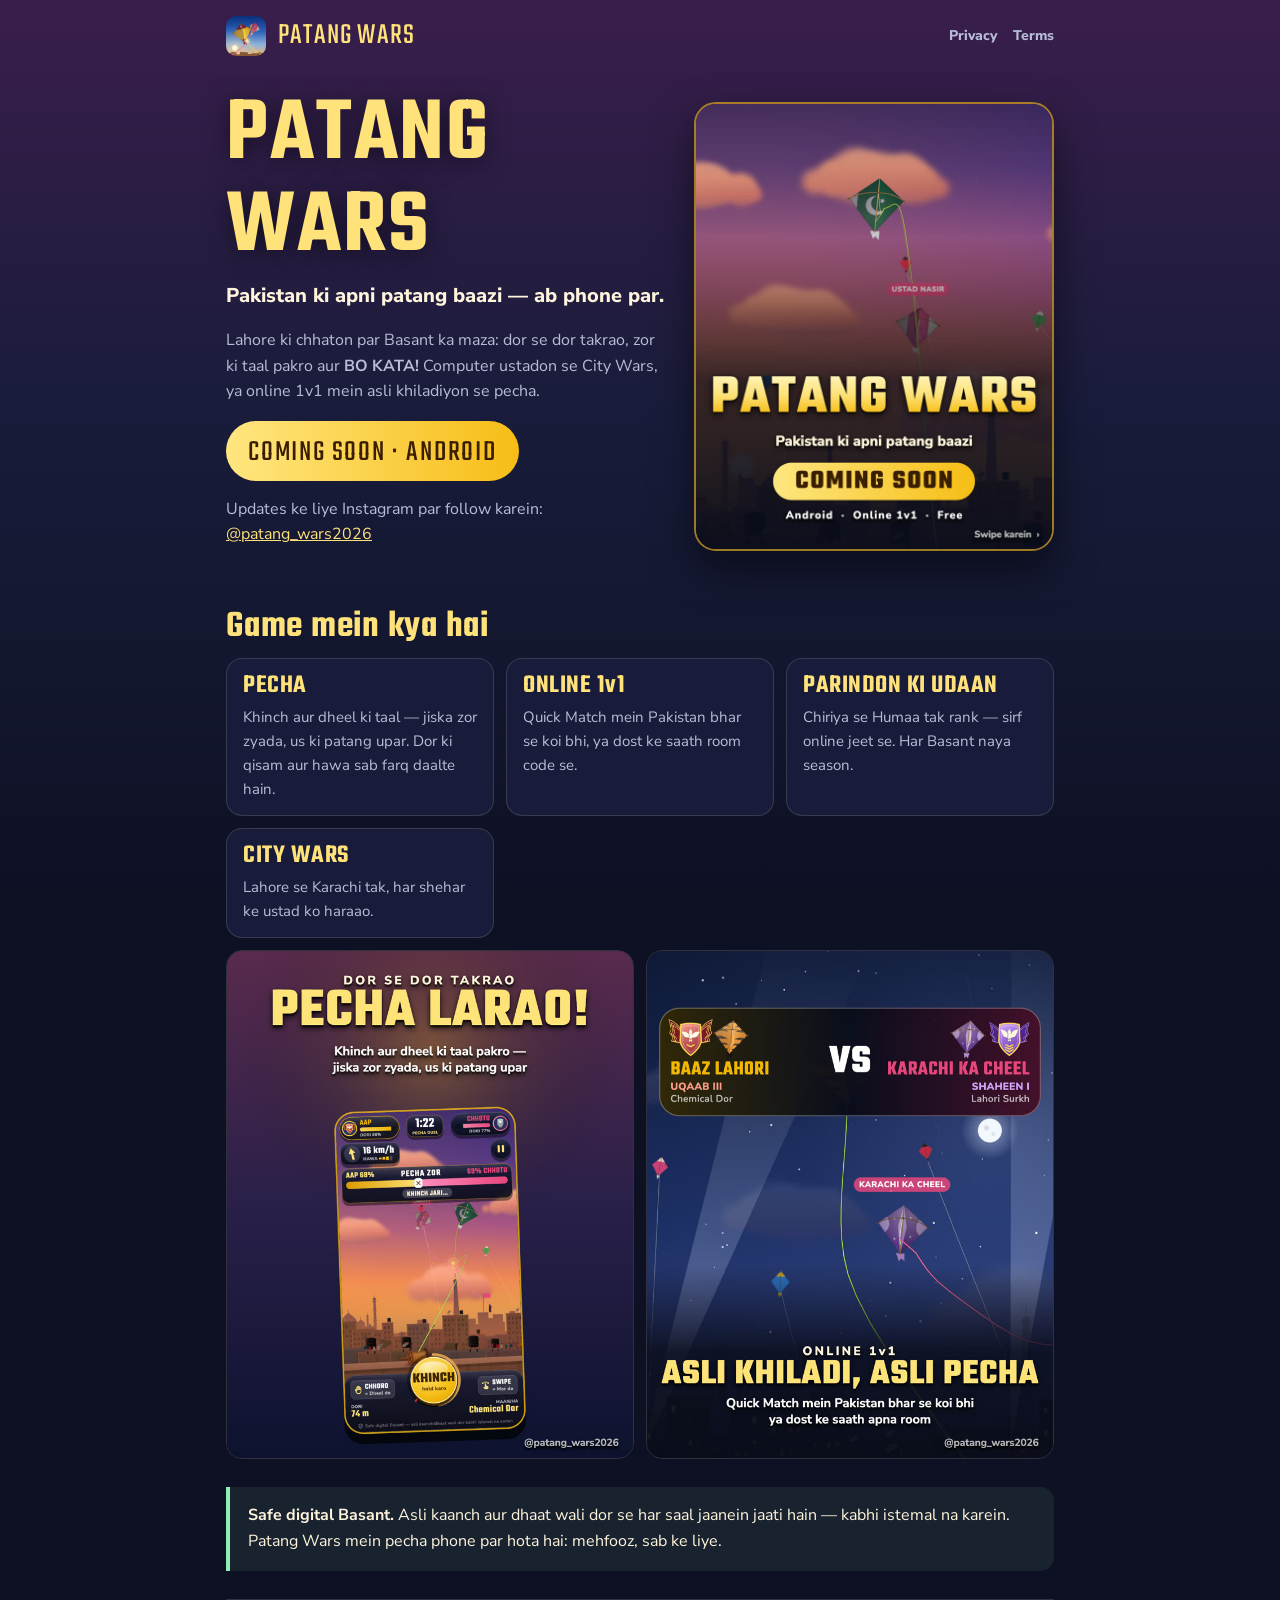
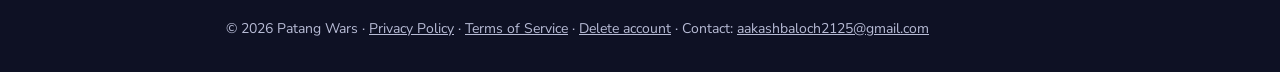
<file: index.html>
<!doctype html>
<html lang="en">
<head>
  <meta charset="utf-8">
  <meta name="viewport" content="width=device-width, initial-scale=1">
  <title>Patang Wars — Pakistan ki apni patang baazi</title>
  <meta name="description" content="Patang Wars: a Pakistani kite-fighting (pecha) game for Android. Online 1v1, City Wars, ranks from Chiriya to Humaa. Safe digital Basant. Coming soon.">
  <link rel="icon" href="assets/icon.png">
  <link rel="preconnect" href="https://fonts.googleapis.com">
  <link rel="preconnect" href="https://fonts.gstatic.com" crossorigin>
  <link href="https://fonts.googleapis.com/css2?family=Teko:wght@500;600&family=Nunito+Sans:wght@400;700;800&display=swap" rel="stylesheet">
  <link rel="stylesheet" href="style.css">
</head>
<body>
  <div class="wrap">
    <header class="bar">
      <img src="assets/icon.png" alt="Patang Wars icon">
      <a class="name" href="./">PATANG WARS</a>
      <nav><a href="privacy.html">Privacy</a><a href="terms.html">Terms</a></nav>
    </header>

    <section class="hero">
      <div>
        <h1>PATANG WARS</h1>
        <p class="tag">Pakistan ki apni patang baazi — ab phone par.</p>
        <p class="muted">Lahore ki chhaton par Basant ka maza: dor se dor takrao, zor ki taal pakro aur <b>BO KATA!</b> Computer ustadon se City Wars, ya online 1v1 mein asli khiladiyon se pecha.</p>
        <p><span class="pill">COMING SOON · ANDROID</span></p>
        <p class="muted">Updates ke liye Instagram par follow karein: <a href="https://www.instagram.com/patang_wars2026/">@patang_wars2026</a></p>
      </div>
      <img src="assets/cover.jpg" alt="Patang Wars cover: kites over Lahore rooftops at dusk">
    </section>

    <h2>Game mein kya hai</h2>
    <div class="cards">
      <div class="card"><h3>PECHA</h3><p>Khinch aur dheel ki taal — jiska zor zyada, us ki patang upar. Dor ki qisam aur hawa sab farq daalte hain.</p></div>
      <div class="card"><h3>ONLINE 1v1</h3><p>Quick Match mein Pakistan bhar se koi bhi, ya dost ke saath room code se.</p></div>
      <div class="card"><h3>PARINDON KI UDAAN</h3><p>Chiriya se Humaa tak rank — sirf online jeet se. Har Basant naya season.</p></div>
      <div class="card"><h3>CITY WARS</h3><p>Lahore se Karachi tak, har shehar ke ustad ko haraao.</p></div>
    </div>

    <div class="shots">
      <img src="assets/pecha.jpg" alt="A pecha in the game: two strings locked in the sky">
      <img src="assets/online.jpg" alt="Online 1v1 VS card at night">
    </div>

    <div class="safe">
      <b>Safe digital Basant.</b> Asli kaanch aur dhaat wali dor se har saal jaanein jaati hain — kabhi istemal na karein. Patang Wars mein pecha phone par hota hai: mehfooz, sab ke liye.
    </div>

    <footer>
      © 2026 Patang Wars · <a href="privacy.html">Privacy Policy</a> · <a href="terms.html">Terms of Service</a> · <a href="delete-account.html">Delete account</a> · Contact: <a href="mailto:aakashbaloch2125@gmail.com">aakashbaloch2125@gmail.com</a>
    </footer>
  </div>
</body>
</html>
</file>
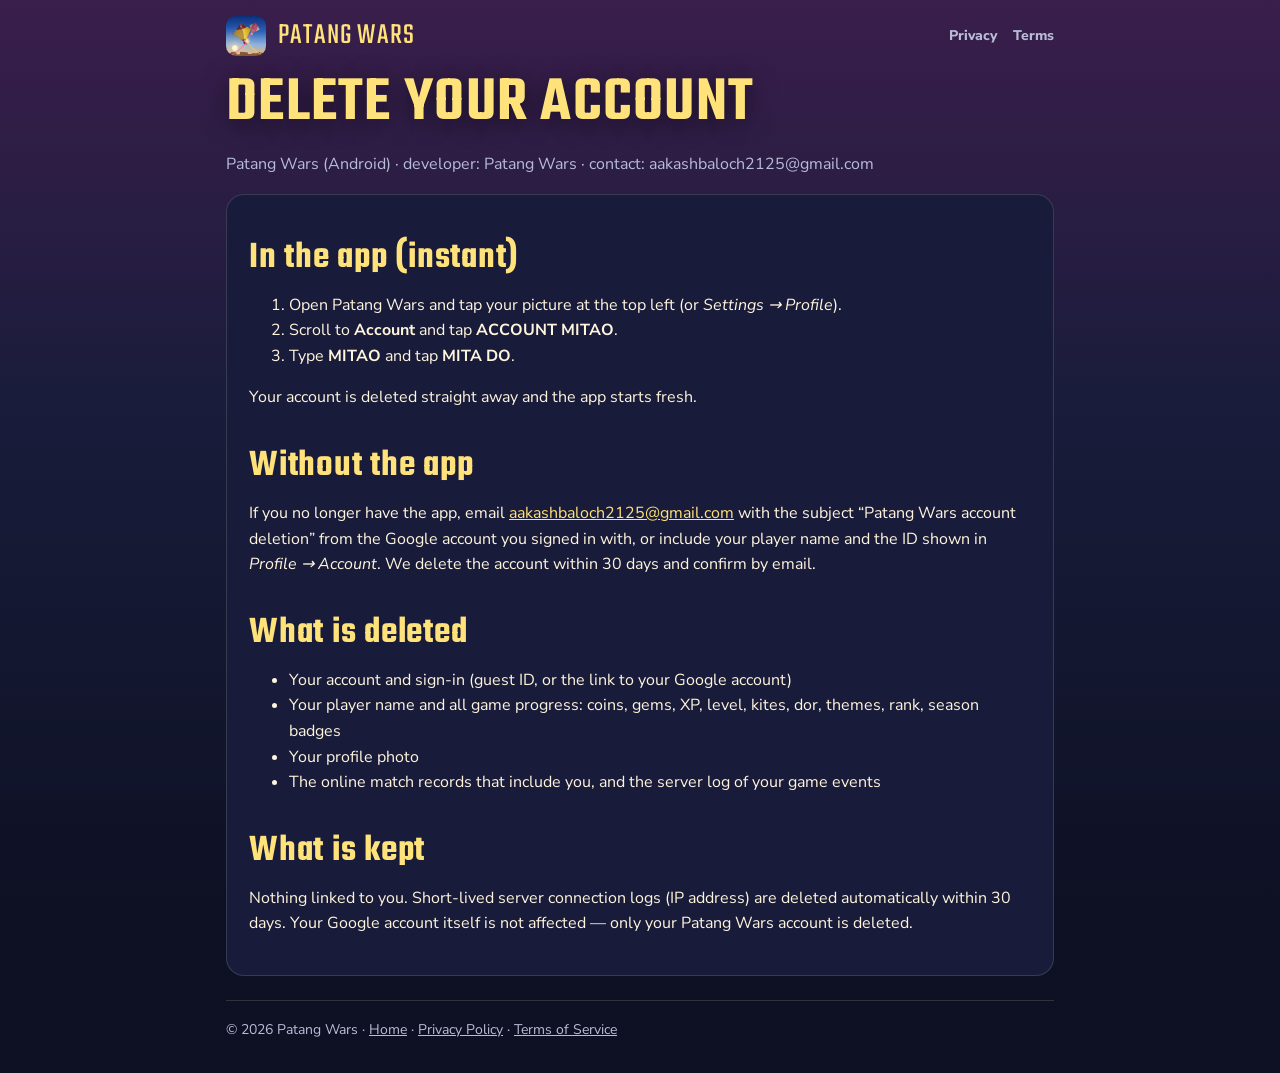
<file: delete-account.html>
<!doctype html>
<html lang="en">
<head>
  <meta charset="utf-8">
  <meta name="viewport" content="width=device-width, initial-scale=1">
  <title>Delete your account — Patang Wars</title>
  <meta name="description" content="How to delete your Patang Wars account and data, in the app or by email.">
  <link rel="icon" href="assets/icon.png">
  <link rel="preconnect" href="https://fonts.googleapis.com">
  <link rel="preconnect" href="https://fonts.gstatic.com" crossorigin>
  <link href="https://fonts.googleapis.com/css2?family=Teko:wght@500;600&family=Nunito+Sans:wght@400;700;800&display=swap" rel="stylesheet">
  <link rel="stylesheet" href="style.css">
</head>
<body>
  <div class="wrap">
    <header class="bar">
      <img src="assets/icon.png" alt="Patang Wars icon">
      <a class="name" href="./">PATANG WARS</a>
      <nav><a href="privacy.html">Privacy</a><a href="terms.html">Terms</a></nav>
    </header>

    <h1 style="font-size: clamp(40px, 9vw, 64px)">DELETE YOUR ACCOUNT</h1>
    <p class="muted">Patang Wars (Android) · developer: Patang Wars · contact: aakashbaloch2125@gmail.com</p>

    <div class="doc">
      <h2>In the app (instant)</h2>
      <ol>
        <li>Open Patang Wars and tap your picture at the top left (or <i>Settings → Profile</i>).</li>
        <li>Scroll to <b>Account</b> and tap <b>ACCOUNT MITAO</b>.</li>
        <li>Type <b>MITAO</b> and tap <b>MITA DO</b>.</li>
      </ol>
      <p>Your account is deleted straight away and the app starts fresh.</p>

      <h2>Without the app</h2>
      <p>If you no longer have the app, email <a href="mailto:aakashbaloch2125@gmail.com?subject=Patang%20Wars%20account%20deletion">aakashbaloch2125@gmail.com</a> with the subject “Patang Wars account deletion” from the Google account you signed in with, or include your player name and the ID shown in <i>Profile → Account</i>. We delete the account within 30 days and confirm by email.</p>

      <h2>What is deleted</h2>
      <ul>
        <li>Your account and sign-in (guest ID, or the link to your Google account)</li>
        <li>Your player name and all game progress: coins, gems, XP, level, kites, dor, themes, rank, season badges</li>
        <li>Your profile photo</li>
        <li>The online match records that include you, and the server log of your game events</li>
      </ul>
      <h2>What is kept</h2>
      <p>Nothing linked to you. Short-lived server connection logs (IP address) are deleted automatically within 30 days. Your Google account itself is not affected — only your Patang Wars account is deleted.</p>
    </div>

    <footer>
      © 2026 Patang Wars · <a href="./">Home</a> · <a href="privacy.html">Privacy Policy</a> · <a href="terms.html">Terms of Service</a>
    </footer>
  </div>
</body>
</html>
</file>
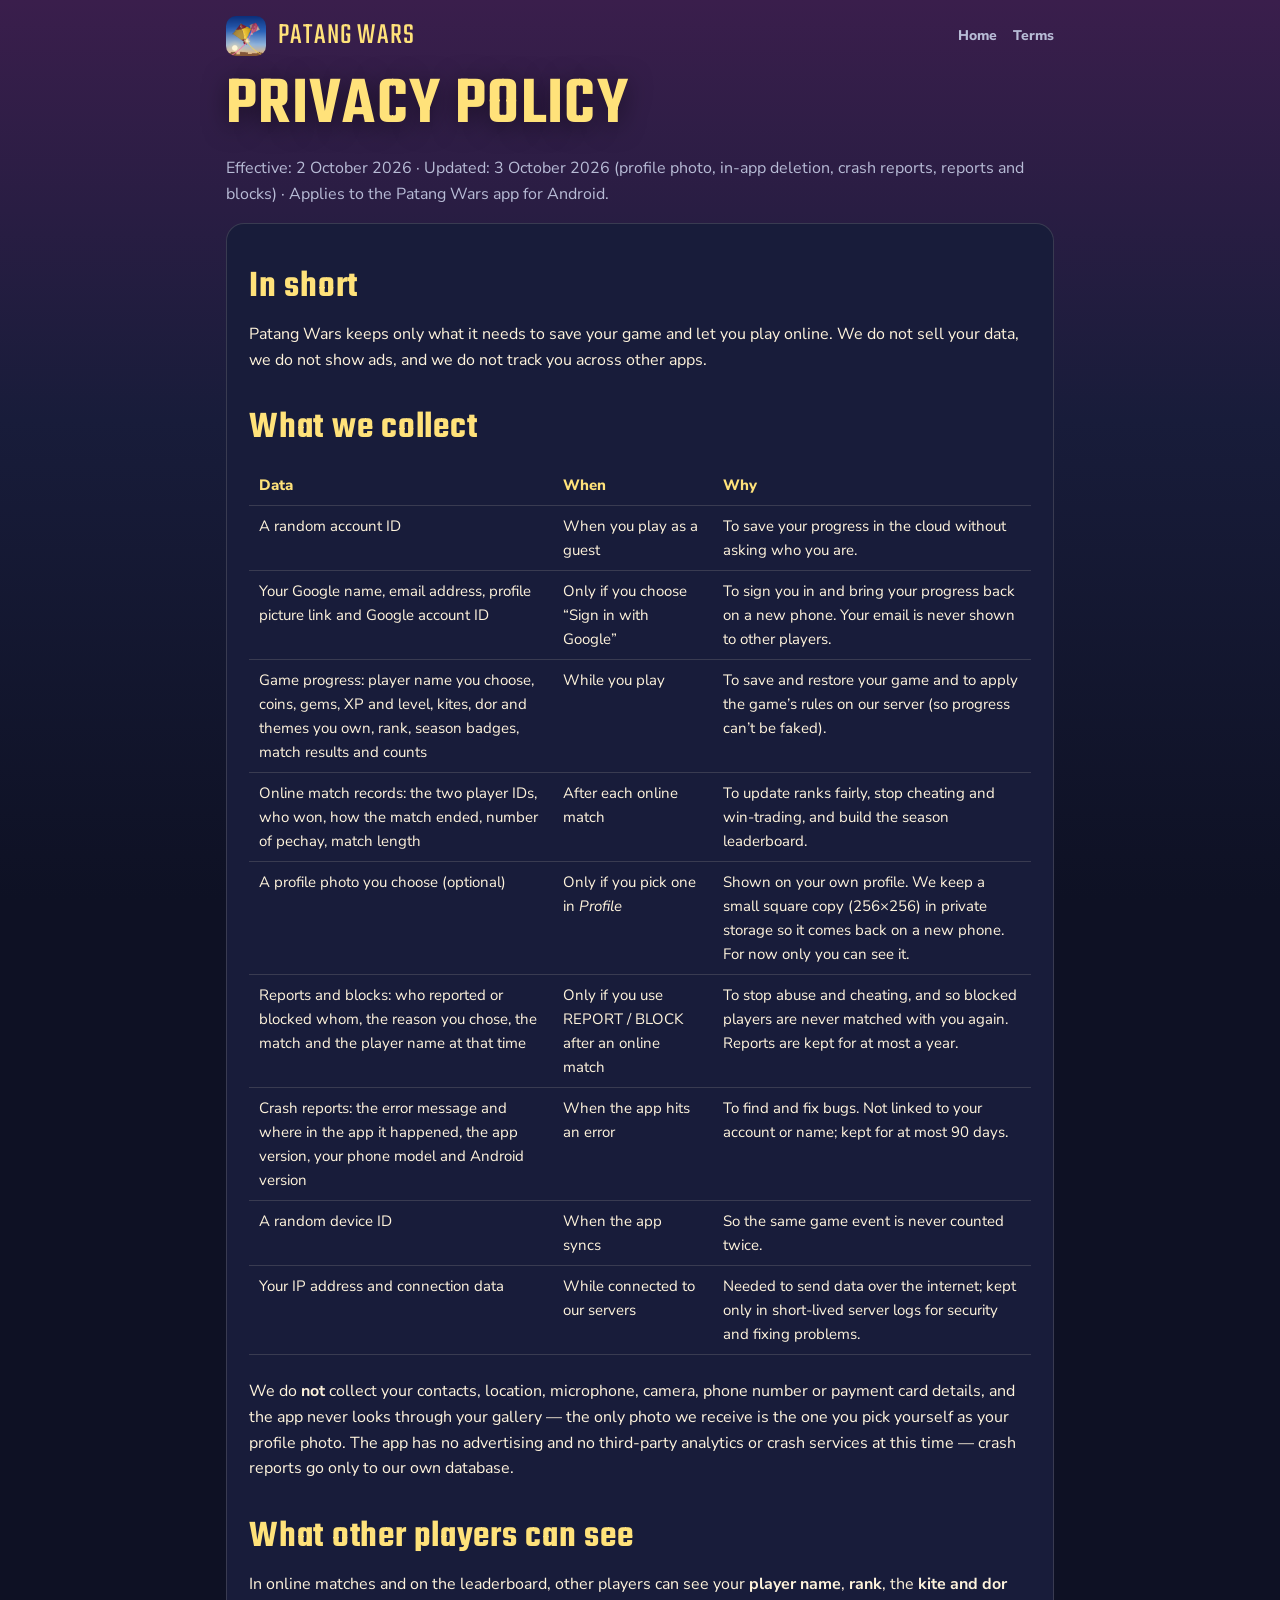
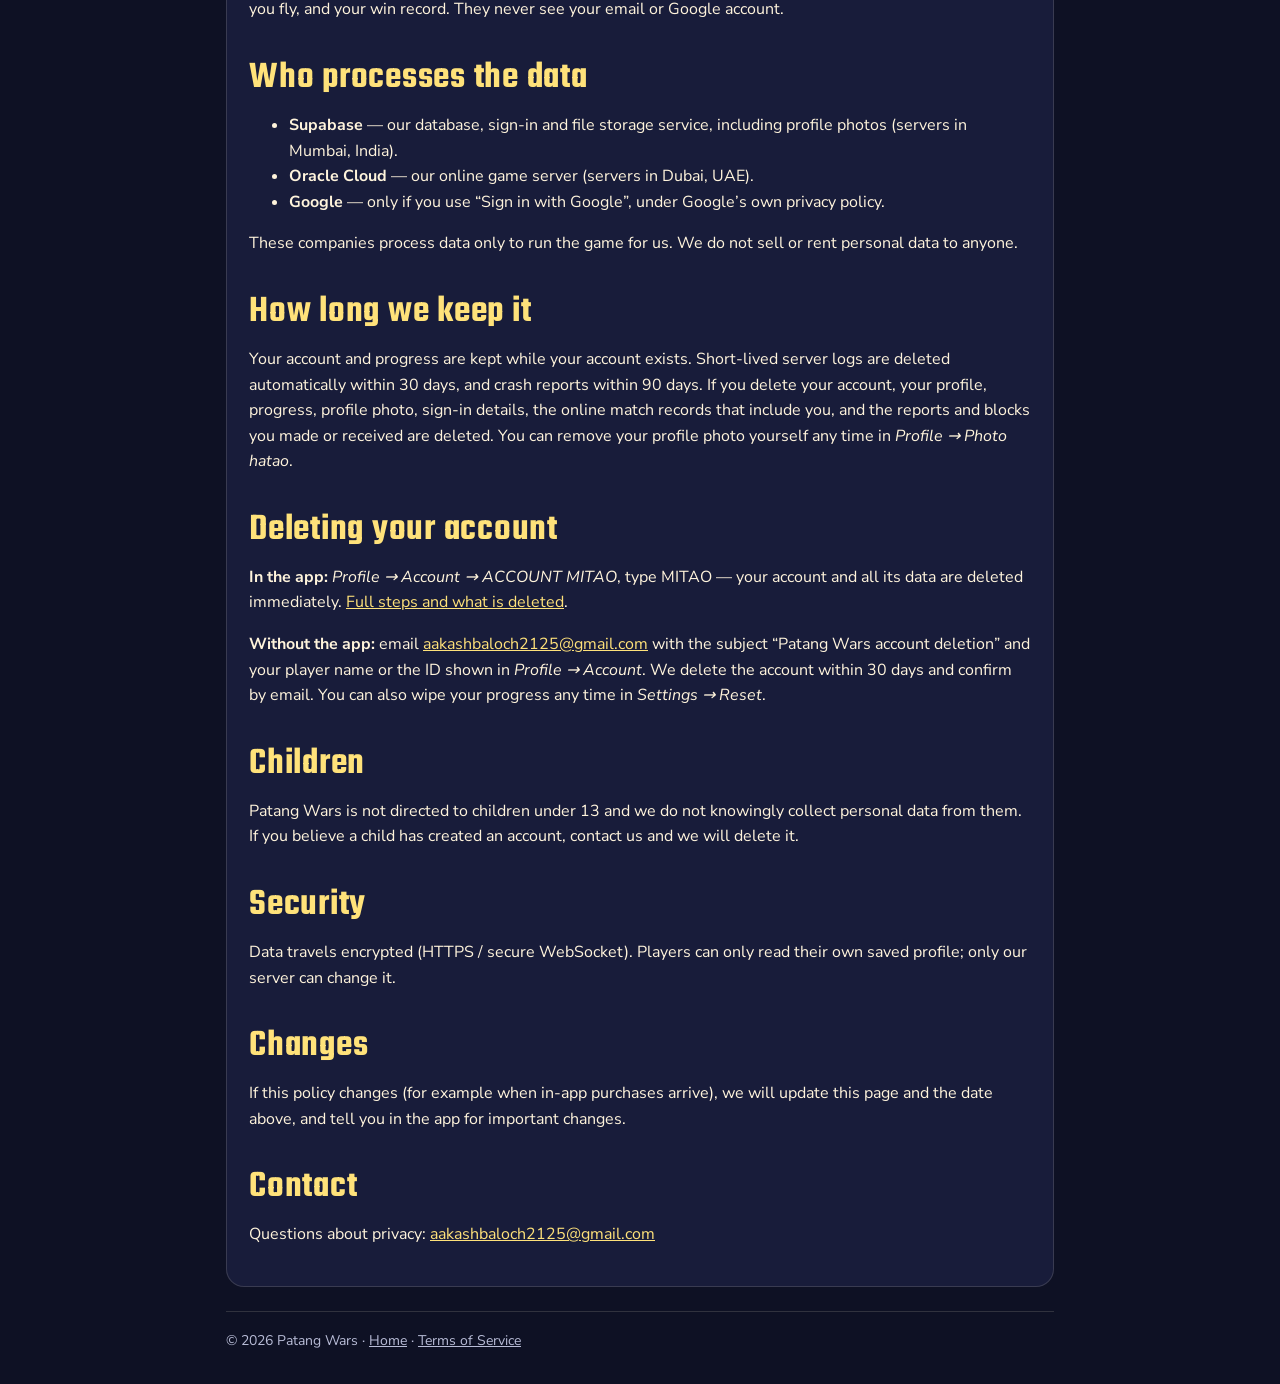
<file: privacy.html>
<!doctype html>
<html lang="en">
<head>
  <meta charset="utf-8">
  <meta name="viewport" content="width=device-width, initial-scale=1">
  <title>Privacy Policy — Patang Wars</title>
  <meta name="description" content="What Patang Wars collects, why, who processes it, and how to delete it.">
  <link rel="icon" href="assets/icon.png">
  <link rel="preconnect" href="https://fonts.googleapis.com">
  <link rel="preconnect" href="https://fonts.gstatic.com" crossorigin>
  <link href="https://fonts.googleapis.com/css2?family=Teko:wght@500;600&family=Nunito+Sans:wght@400;700;800&display=swap" rel="stylesheet">
  <link rel="stylesheet" href="style.css">
</head>
<body>
  <div class="wrap">
    <header class="bar">
      <img src="assets/icon.png" alt="Patang Wars icon">
      <a class="name" href="./">PATANG WARS</a>
      <nav><a href="./">Home</a><a href="terms.html">Terms</a></nav>
    </header>

    <h1 style="font-size: clamp(44px, 10vw, 68px)">PRIVACY POLICY</h1>
    <p class="muted">Effective: 2 October 2026 · Updated: 3 October 2026 (profile photo, in-app deletion, crash reports, reports and blocks) · Applies to the Patang Wars app for Android.</p>

    <div class="doc">
      <h2>In short</h2>
      <p>Patang Wars keeps only what it needs to save your game and let you play online. We do not sell your data, we do not show ads, and we do not track you across other apps.</p>

      <h2>What we collect</h2>
      <div class="table-wrap">
        <table>
          <tr><th>Data</th><th>When</th><th>Why</th></tr>
          <tr><td>A random account ID</td><td>When you play as a guest</td><td>To save your progress in the cloud without asking who you are.</td></tr>
          <tr><td>Your Google name, email address, profile picture link and Google account ID</td><td>Only if you choose “Sign in with Google”</td><td>To sign you in and bring your progress back on a new phone. Your email is never shown to other players.</td></tr>
          <tr><td>Game progress: player name you choose, coins, gems, XP and level, kites, dor and themes you own, rank, season badges, match results and counts</td><td>While you play</td><td>To save and restore your game and to apply the game’s rules on our server (so progress can’t be faked).</td></tr>
          <tr><td>Online match records: the two player IDs, who won, how the match ended, number of pechay, match length</td><td>After each online match</td><td>To update ranks fairly, stop cheating and win-trading, and build the season leaderboard.</td></tr>
          <tr><td>A profile photo you choose (optional)</td><td>Only if you pick one in <i>Profile</i></td><td>Shown on your own profile. We keep a small square copy (256×256) in private storage so it comes back on a new phone. For now only you can see it.</td></tr>
          <tr><td>Reports and blocks: who reported or blocked whom, the reason you chose, the match and the player name at that time</td><td>Only if you use REPORT / BLOCK after an online match</td><td>To stop abuse and cheating, and so blocked players are never matched with you again. Reports are kept for at most a year.</td></tr>
          <tr><td>Crash reports: the error message and where in the app it happened, the app version, your phone model and Android version</td><td>When the app hits an error</td><td>To find and fix bugs. Not linked to your account or name; kept for at most 90 days.</td></tr>
          <tr><td>A random device ID</td><td>When the app syncs</td><td>So the same game event is never counted twice.</td></tr>
          <tr><td>Your IP address and connection data</td><td>While connected to our servers</td><td>Needed to send data over the internet; kept only in short-lived server logs for security and fixing problems.</td></tr>
        </table>
      </div>
      <p>We do <b>not</b> collect your contacts, location, microphone, camera, phone number or payment card details, and the app never looks through your gallery — the only photo we receive is the one you pick yourself as your profile photo. The app has no advertising and no third-party analytics or crash services at this time — crash reports go only to our own database.</p>

      <h2>What other players can see</h2>
      <p>In online matches and on the leaderboard, other players can see your <b>player name</b>, <b>rank</b>, the <b>kite and dor</b> you fly, and your win record. They never see your email or Google account.</p>

      <h2>Who processes the data</h2>
      <ul>
        <li><b>Supabase</b> — our database, sign-in and file storage service, including profile photos (servers in Mumbai, India).</li>
        <li><b>Oracle Cloud</b> — our online game server (servers in Dubai, UAE).</li>
        <li><b>Google</b> — only if you use “Sign in with Google”, under Google’s own privacy policy.</li>
      </ul>
      <p>These companies process data only to run the game for us. We do not sell or rent personal data to anyone.</p>

      <h2>How long we keep it</h2>
      <p>Your account and progress are kept while your account exists. Short-lived server logs are deleted automatically within 30 days, and crash reports within 90 days. If you delete your account, your profile, progress, profile photo, sign-in details, the online match records that include you, and the reports and blocks you made or received are deleted. You can remove your profile photo yourself any time in <i>Profile → Photo hatao</i>.</p>

      <h2>Deleting your account</h2>
      <p><b>In the app:</b> <i>Profile → Account → ACCOUNT MITAO</i>, type MITAO — your account and all its data are deleted immediately. <a href="delete-account.html">Full steps and what is deleted</a>.</p>
      <p><b>Without the app:</b> email <a href="mailto:aakashbaloch2125@gmail.com?subject=Patang%20Wars%20account%20deletion">aakashbaloch2125@gmail.com</a> with the subject “Patang Wars account deletion” and your player name or the ID shown in <i>Profile → Account</i>. We delete the account within 30 days and confirm by email. You can also wipe your progress any time in <i>Settings → Reset</i>.</p>

      <h2>Children</h2>
      <p>Patang Wars is not directed to children under 13 and we do not knowingly collect personal data from them. If you believe a child has created an account, contact us and we will delete it.</p>

      <h2>Security</h2>
      <p>Data travels encrypted (HTTPS / secure WebSocket). Players can only read their own saved profile; only our server can change it.</p>

      <h2>Changes</h2>
      <p>If this policy changes (for example when in-app purchases arrive), we will update this page and the date above, and tell you in the app for important changes.</p>

      <h2>Contact</h2>
      <p>Questions about privacy: <a href="mailto:aakashbaloch2125@gmail.com">aakashbaloch2125@gmail.com</a></p>
    </div>

    <footer>
      © 2026 Patang Wars · <a href="./">Home</a> · <a href="terms.html">Terms of Service</a>
    </footer>
  </div>
</body>
</html>
</file>
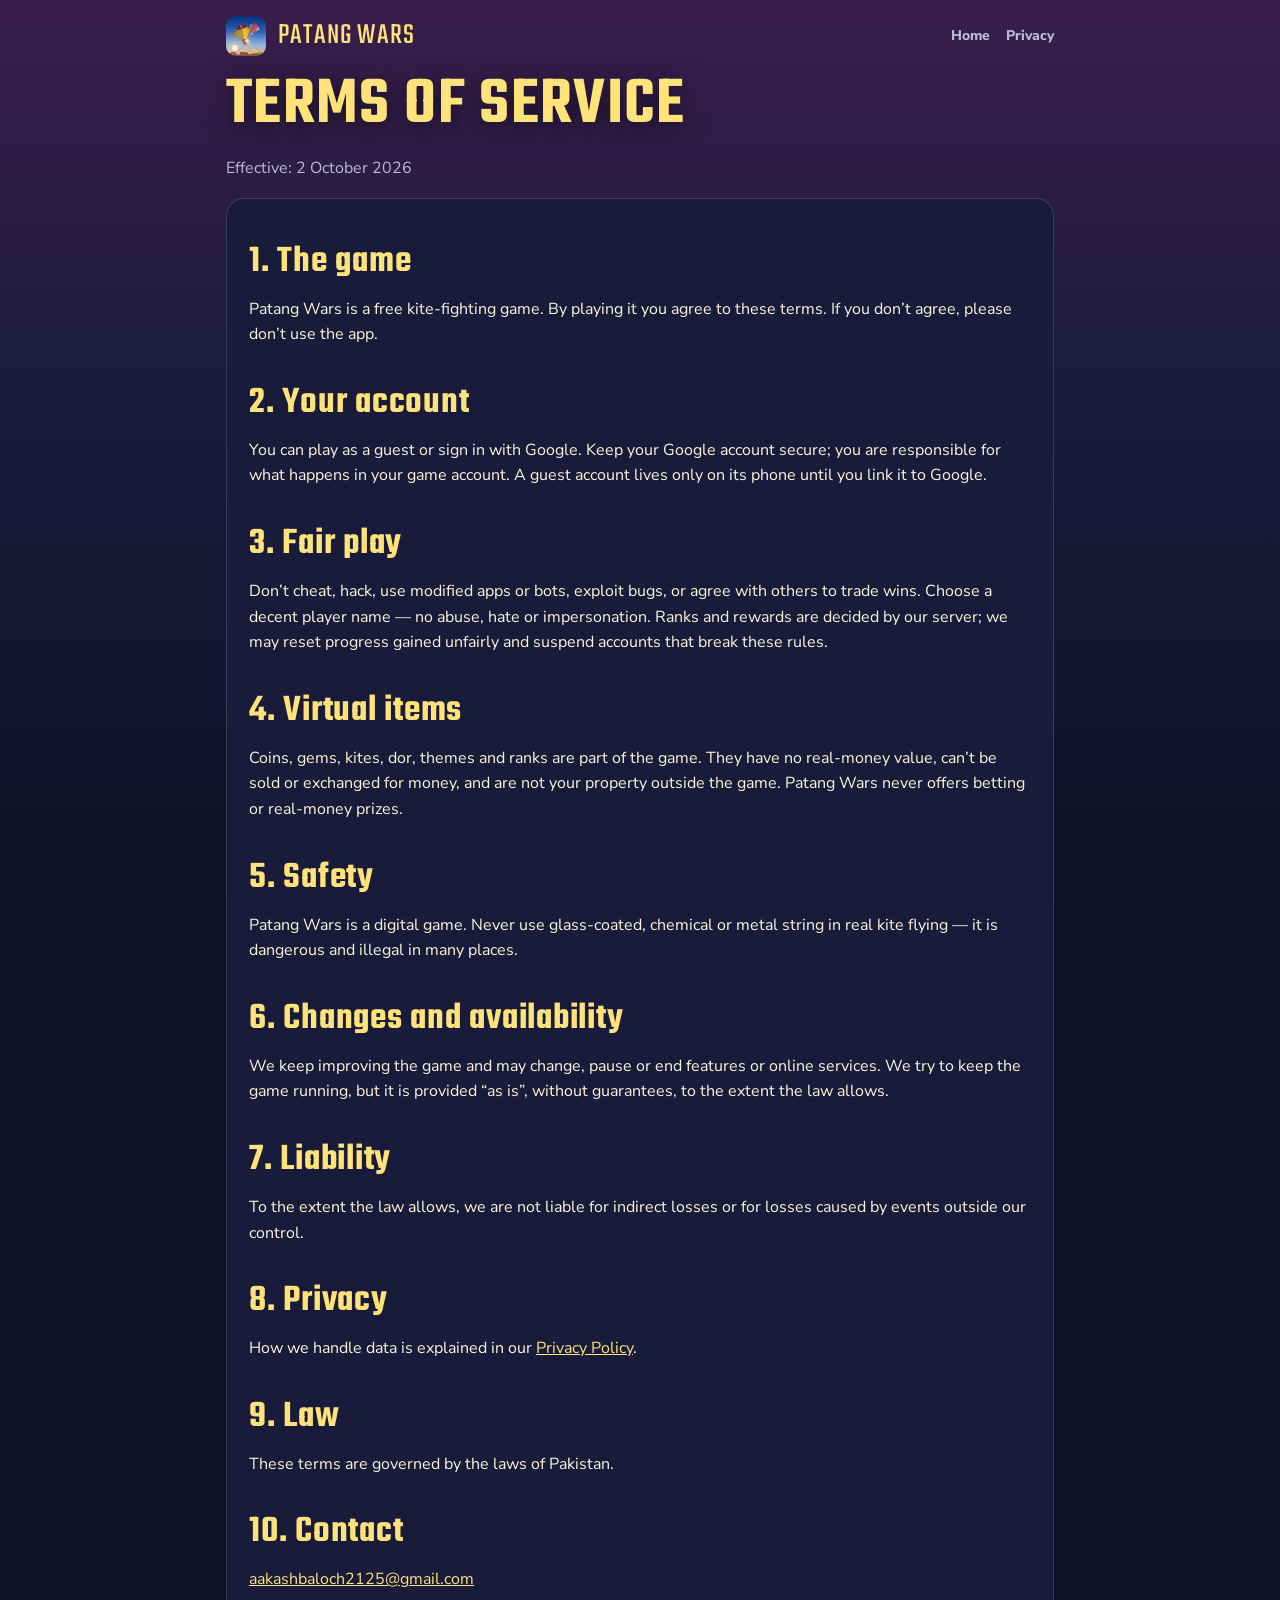
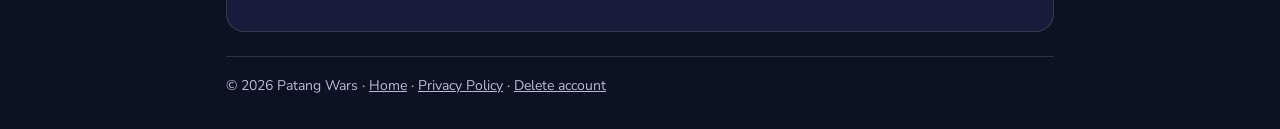
<file: terms.html>
<!doctype html>
<html lang="en">
<head>
  <meta charset="utf-8">
  <meta name="viewport" content="width=device-width, initial-scale=1">
  <title>Terms of Service — Patang Wars</title>
  <meta name="description" content="The rules for playing Patang Wars.">
  <link rel="icon" href="assets/icon.png">
  <link rel="preconnect" href="https://fonts.googleapis.com">
  <link rel="preconnect" href="https://fonts.gstatic.com" crossorigin>
  <link href="https://fonts.googleapis.com/css2?family=Teko:wght@500;600&family=Nunito+Sans:wght@400;700;800&display=swap" rel="stylesheet">
  <link rel="stylesheet" href="style.css">
</head>
<body>
  <div class="wrap">
    <header class="bar">
      <img src="assets/icon.png" alt="Patang Wars icon">
      <a class="name" href="./">PATANG WARS</a>
      <nav><a href="./">Home</a><a href="privacy.html">Privacy</a></nav>
    </header>

    <h1 style="font-size: clamp(44px, 10vw, 68px)">TERMS OF SERVICE</h1>
    <p class="muted">Effective: 2 October 2026</p>

    <div class="doc">
      <h2>1. The game</h2>
      <p>Patang Wars is a free kite-fighting game. By playing it you agree to these terms. If you don’t agree, please don’t use the app.</p>

      <h2>2. Your account</h2>
      <p>You can play as a guest or sign in with Google. Keep your Google account secure; you are responsible for what happens in your game account. A guest account lives only on its phone until you link it to Google.</p>

      <h2>3. Fair play</h2>
      <p>Don’t cheat, hack, use modified apps or bots, exploit bugs, or agree with others to trade wins. Choose a decent player name — no abuse, hate or impersonation. Ranks and rewards are decided by our server; we may reset progress gained unfairly and suspend accounts that break these rules.</p>

      <h2>4. Virtual items</h2>
      <p>Coins, gems, kites, dor, themes and ranks are part of the game. They have no real-money value, can’t be sold or exchanged for money, and are not your property outside the game. Patang Wars never offers betting or real-money prizes.</p>

      <h2>5. Safety</h2>
      <p>Patang Wars is a digital game. Never use glass-coated, chemical or metal string in real kite flying — it is dangerous and illegal in many places.</p>

      <h2>6. Changes and availability</h2>
      <p>We keep improving the game and may change, pause or end features or online services. We try to keep the game running, but it is provided “as is”, without guarantees, to the extent the law allows.</p>

      <h2>7. Liability</h2>
      <p>To the extent the law allows, we are not liable for indirect losses or for losses caused by events outside our control.</p>

      <h2>8. Privacy</h2>
      <p>How we handle data is explained in our <a href="privacy.html">Privacy Policy</a>.</p>

      <h2>9. Law</h2>
      <p>These terms are governed by the laws of Pakistan.</p>

      <h2>10. Contact</h2>
      <p><a href="mailto:aakashbaloch2125@gmail.com">aakashbaloch2125@gmail.com</a></p>
    </div>

    <footer>
      © 2026 Patang Wars · <a href="./">Home</a> · <a href="privacy.html">Privacy Policy</a> · <a href="delete-account.html">Delete account</a>
    </footer>
  </div>
</body>
</html>
</file>
<file: style.css>
/* Patang Wars site: the game's night-navy and kite-gold, Teko for titles. */
:root {
  --bg: #0e1124;
  --panel: #181c3a;
  --ink: #fff4dc;
  --muted: #b8bcd6;
  --gold: #ffe27a;
  --gold-deep: #f7bd16;
  --pink: #ff8fbf;
  --line: rgba(255, 244, 220, 0.14);
}
* { box-sizing: border-box; }
html { -webkit-text-size-adjust: 100%; }
body {
  margin: 0;
  background: linear-gradient(180deg, #3a1e4c 0, #181c3a 420px, var(--bg) 900px) no-repeat, var(--bg);
  color: var(--ink);
  font: 16px/1.6 "Nunito Sans", system-ui, sans-serif;
}
a { color: var(--gold); }
.wrap { max-width: 860px; margin: 0 auto; padding: 0 16px; }
header.bar { display: flex; align-items: center; gap: 12px; padding: 16px 0; }
header.bar img { width: 40px; height: 40px; border-radius: 10px; }
header.bar .name { font-family: Teko, sans-serif; font-size: 30px; letter-spacing: 0.04em; color: var(--gold); text-decoration: none; line-height: 1; }
header.bar nav { margin-left: auto; display: flex; gap: 16px; font-weight: 800; font-size: 14px; }
header.bar nav a { color: var(--muted); text-decoration: none; }
header.bar nav a:hover { color: var(--gold); }
h1, h2, h3 { font-family: Teko, sans-serif; font-weight: 600; line-height: 1; margin: 0; letter-spacing: 0.02em; }
h1 { font-size: clamp(52px, 12vw, 92px); color: var(--gold); text-shadow: 0 4px 24px rgba(0, 0, 0, 0.5); }
h2 { font-size: 38px; color: var(--gold); margin: 36px 0 10px; }
h3 { font-size: 26px; margin: 22px 0 6px; }
.hero { display: grid; grid-template-columns: 1.1fr 0.9fr; gap: 28px; align-items: center; padding: 18px 0 8px; }
.hero p.tag { font-size: 20px; font-weight: 800; margin: 6px 0 16px; }
.pill { display: inline-block; padding: 8px 22px 4px; border-radius: 999px; background: linear-gradient(90deg, #ffe680, var(--gold-deep)); color: #3a1e00; font-family: Teko, sans-serif; font-size: 30px; letter-spacing: 0.06em; }
.hero img { width: 100%; border-radius: 22px; border: 2px solid rgba(247, 189, 22, 0.6); box-shadow: 0 18px 40px rgba(0, 0, 0, 0.5); }
.cards { display: grid; grid-template-columns: repeat(auto-fit, minmax(220px, 1fr)); gap: 12px; margin: 12px 0; }
.card { background: var(--panel); border: 1px solid var(--line); border-radius: 16px; padding: 14px 16px; }
.card h3 { margin-top: 0; color: var(--gold); }
.card p { margin: 4px 0 0; color: var(--muted); font-size: 15px; }
.shots { display: grid; grid-template-columns: 1fr 1fr; gap: 12px; }
.shots img { width: 100%; border-radius: 16px; border: 1px solid var(--line); }
.safe { margin: 28px 0; padding: 16px 18px; border-left: 4px solid #8cf0b6; background: rgba(140, 240, 182, 0.08); border-radius: 0 14px 14px 0; }
.doc { background: var(--panel); border: 1px solid var(--line); border-radius: 18px; padding: 8px 22px 22px; margin: 8px 0 24px; }
.doc p, .doc li { color: var(--ink); }
.doc .muted, .muted { color: var(--muted); }
.doc table { width: 100%; border-collapse: collapse; font-size: 15px; margin: 8px 0; }
.doc th, .doc td { text-align: left; vertical-align: top; padding: 8px 10px; border-bottom: 1px solid var(--line); }
.doc th { color: var(--gold); font-weight: 800; }
.table-wrap { overflow-x: auto; }
footer { border-top: 1px solid var(--line); padding: 18px 0 32px; color: var(--muted); font-size: 14px; }
footer a { color: var(--muted); }
@media (max-width: 680px) {
  .hero { grid-template-columns: 1fr; }
  .shots { grid-template-columns: 1fr; }
  header.bar nav { gap: 10px; font-size: 13px; }
  .doc { padding: 4px 14px 16px; }
}
</file>
